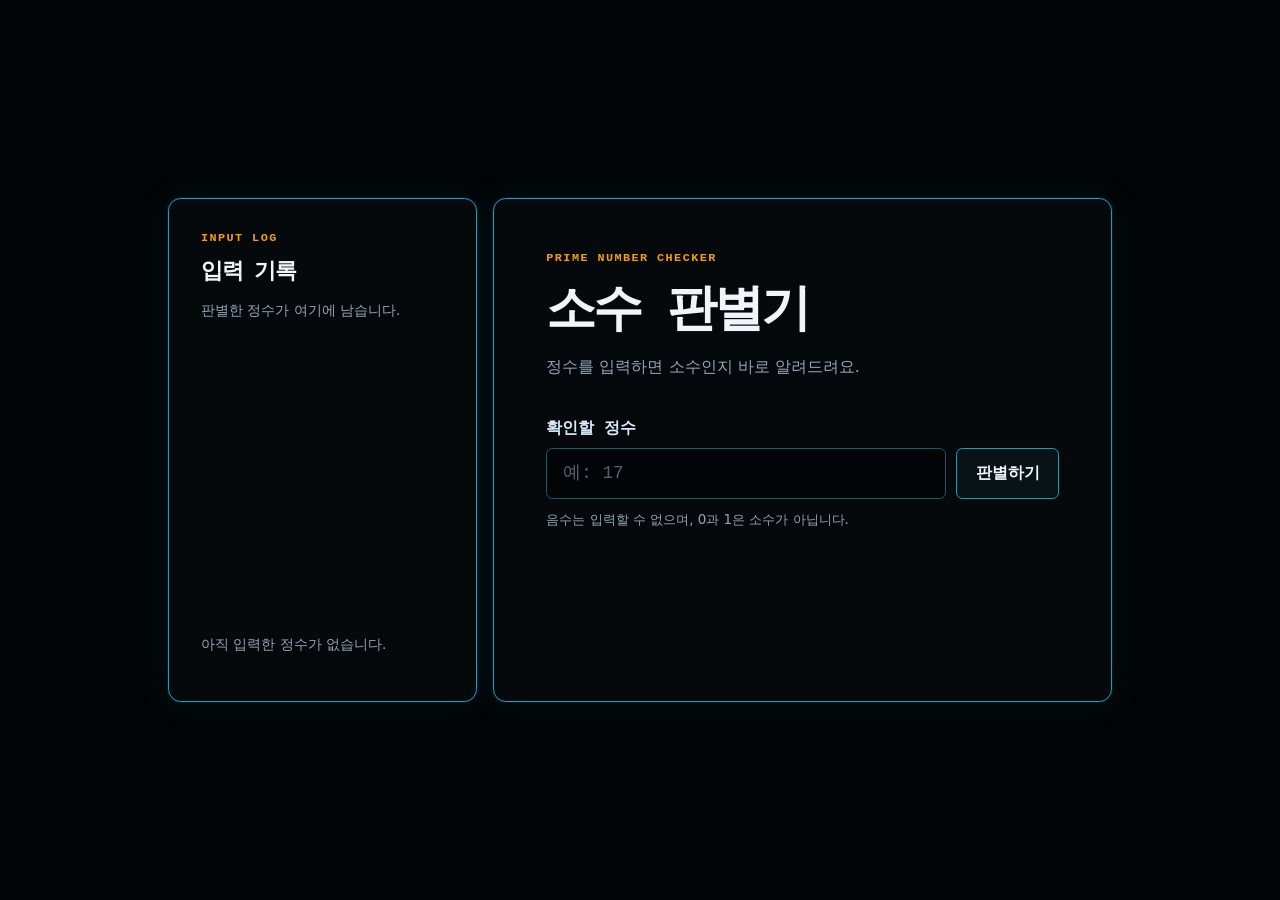
<file: index.html>
<!doctype html>
<html lang="ko">
  <head>
    <meta charset="UTF-8" />
    <meta name="viewport" content="width=device-width, initial-scale=1.0" />
    <meta name="description" content="정수를 입력하면 소수인지 바로 확인할 수 있는 앱입니다." />
    <title>소수 판별기</title>
    <link rel="stylesheet" href="styles.css" />
  </head>
  <body>
    <div class="app-layout">
      <aside class="history-card" aria-labelledby="history-title">
        <p class="panel-label">INPUT LOG</p>
        <h2 id="history-title">입력 기록</h2>
        <p class="history-help">판별한 정수가 여기에 남습니다.</p>
        <ol id="history-list" class="history-list"></ol>
        <p id="history-empty" class="history-empty">아직 입력한 정수가 없습니다.</p>
      </aside>

      <main class="prime-card">
        <p class="eyebrow">Prime number checker</p>
        <h1>소수 판별기</h1>
        <p class="intro">정수를 입력하면 소수인지 바로 알려드려요.</p>
        <form id="prime-form" novalidate>
          <label for="number-input">확인할 정수</label>
          <div class="input-row">
            <input id="number-input" name="number" type="text" inputmode="numeric" autocomplete="off" placeholder="예: 17" aria-describedby="input-hint" />
            <button type="submit">판별하기</button>
          </div>
          <p id="input-hint" class="hint">음수는 입력할 수 없으며, 0과 1은 소수가 아닙니다.</p>
        </form>
        <section id="result" class="result" aria-live="polite" hidden>
          <span id="result-icon" class="result-icon" aria-hidden="true"></span>
          <div>
            <p id="result-text"></p>
            <p id="factor-text" class="factor-text" hidden></p>
          </div>
        </section>
      </main>
    </div>
    <script>
      const form = document.querySelector("#prime-form");
      const input = document.querySelector("#number-input");
      const result = document.querySelector("#result");
      const resultIcon = document.querySelector("#result-icon");
      const resultText = document.querySelector("#result-text");
      const factorText = document.querySelector("#factor-text");
      const historyList = document.querySelector("#history-list");
      const historyEmpty = document.querySelector("#history-empty");
      let history = [];

      function renderHistory() {
        historyList.replaceChildren();
        historyEmpty.hidden = history.length > 0;
        history.forEach((record) => {
          const item = document.createElement("li");
          const historyButton = document.createElement("button");
          historyButton.type = "button";
          historyButton.className = record.kind === "prime" ? "history-prime" : "";
          historyButton.textContent = record.factorization
            ? `${record.value} = ${formatFactorization(record.factorization)}`
            : record.value;
          historyButton.addEventListener("click", () => {
            input.value = record.value;
            input.focus();
          });
          item.append(historyButton);
          historyList.append(item);
        });
      }

      function saveHistory(value) {
        history = [buildHistoryRecord(value), ...history].slice(0, 12);
        renderHistory();
      }
      function isPrime(number) {
        if (number < 2) return false;
        if (number === 2) return true;
        if (number % 2 === 0) return false;
        for (let divisor = 3; divisor * divisor <= number; divisor += 2) if (number % divisor === 0) return false;
        return true;
      }
      function primeFactors(number) {
        const factors = [];
        let remaining = number;

        for (let divisor = 2; divisor * divisor <= remaining; divisor += divisor === 2 ? 1 : 2) {
          while (remaining % divisor === 0) {
            factors.push(divisor);
            remaining /= divisor;
          }
        }
        if (remaining > 1) factors.push(remaining);
        return factors;
      }
      function formatFactorization(factors) {
        const superscripts = ["⁰", "¹", "²", "³", "⁴", "⁵", "⁶", "⁷", "⁸", "⁹"];
        const groups = [];

        factors.forEach((factor) => {
          const lastGroup = groups[groups.length - 1];
          if (lastGroup && lastGroup.factor === factor) lastGroup.count += 1;
          else groups.push({ factor, count: 1 });
        });

        return groups.map(({ factor, count }) => {
          const exponent = count > 1 ? String(count).split("").map((digit) => superscripts[digit]).join("") : "";
          return `${factor}${exponent}`;
        }).join(" × ");
      }
      function buildHistoryRecord(value) {
        const number = Number(value);
        if (isPrime(number)) return { value, kind: "prime" };

        const factors = primeFactors(number);
        if (factors.length) return { value, kind: "composite", factorization: factors };
        return { value, kind: "non-factorable" };
      }
      function uniquePrimeFactors(number) {
        const factors = [];
        let remaining = Math.abs(number);

        for (let divisor = 2; divisor * divisor <= remaining; divisor += divisor === 2 ? 1 : 2) {
          if (remaining % divisor !== 0) continue;
          factors.push(divisor);
          while (remaining % divisor === 0) remaining /= divisor;
        }
        if (remaining > 1) factors.push(remaining);
        return factors;
      }
      function showResult(message, type, icon, details = "") {
        result.hidden = false;
        result.className = `result ${type}`;
        resultIcon.textContent = icon;
        resultText.textContent = message;
        factorText.hidden = !details;
        factorText.textContent = details;
      }
      form.addEventListener("submit", (event) => {
        event.preventDefault();
        const value = input.value.trim();
        if (!value) {
          result.hidden = true;
          input.focus();
          return;
        }
        if (!/^[+-]?\d+$/.test(value)) {
          showResult("정수만 입력해 주세요.", "warning", "!");
          input.focus();
          return;
        }
        const number = Number(value);
        if (!Number.isSafeInteger(number)) {
          showResult("안전하게 계산할 수 있는 범위의 정수를 입력해 주세요.", "warning", "!");
          return;
        }
        if (number < 0) {
          showResult("자연수만 입력해 주세요.", "warning", "!");
          input.focus();
          return;
        }
        saveHistory(value);
        const prime = isPrime(number);
        if (prime) {
          showResult(`${number.toLocaleString("ko-KR")}은(는) 소수입니다!`, "prime", "✓");
          return;
        }

        const factors = uniquePrimeFactors(number);
        let details = "";
        if (factors.length) {
          const baseNumber = Math.abs(number).toLocaleString("ko-KR");
          details = `${baseNumber}의 서로 다른 소인수: ${factors.map((factor) => factor.toLocaleString("ko-KR")).join(", ")}`;
        } else if (number === 0) {
          details = "0은 소인수분해할 수 없습니다.";
        } else {
          details = "1과 -1에는 소인수가 없습니다.";
        }
        showResult(`${number.toLocaleString("ko-KR")}은(는) 소수가 아닙니다.`, "not-prime", "×", details);
      });
      input.addEventListener("input", () => { result.hidden = true; });
      renderHistory();
    </script>
  </body>
</html>
</file>
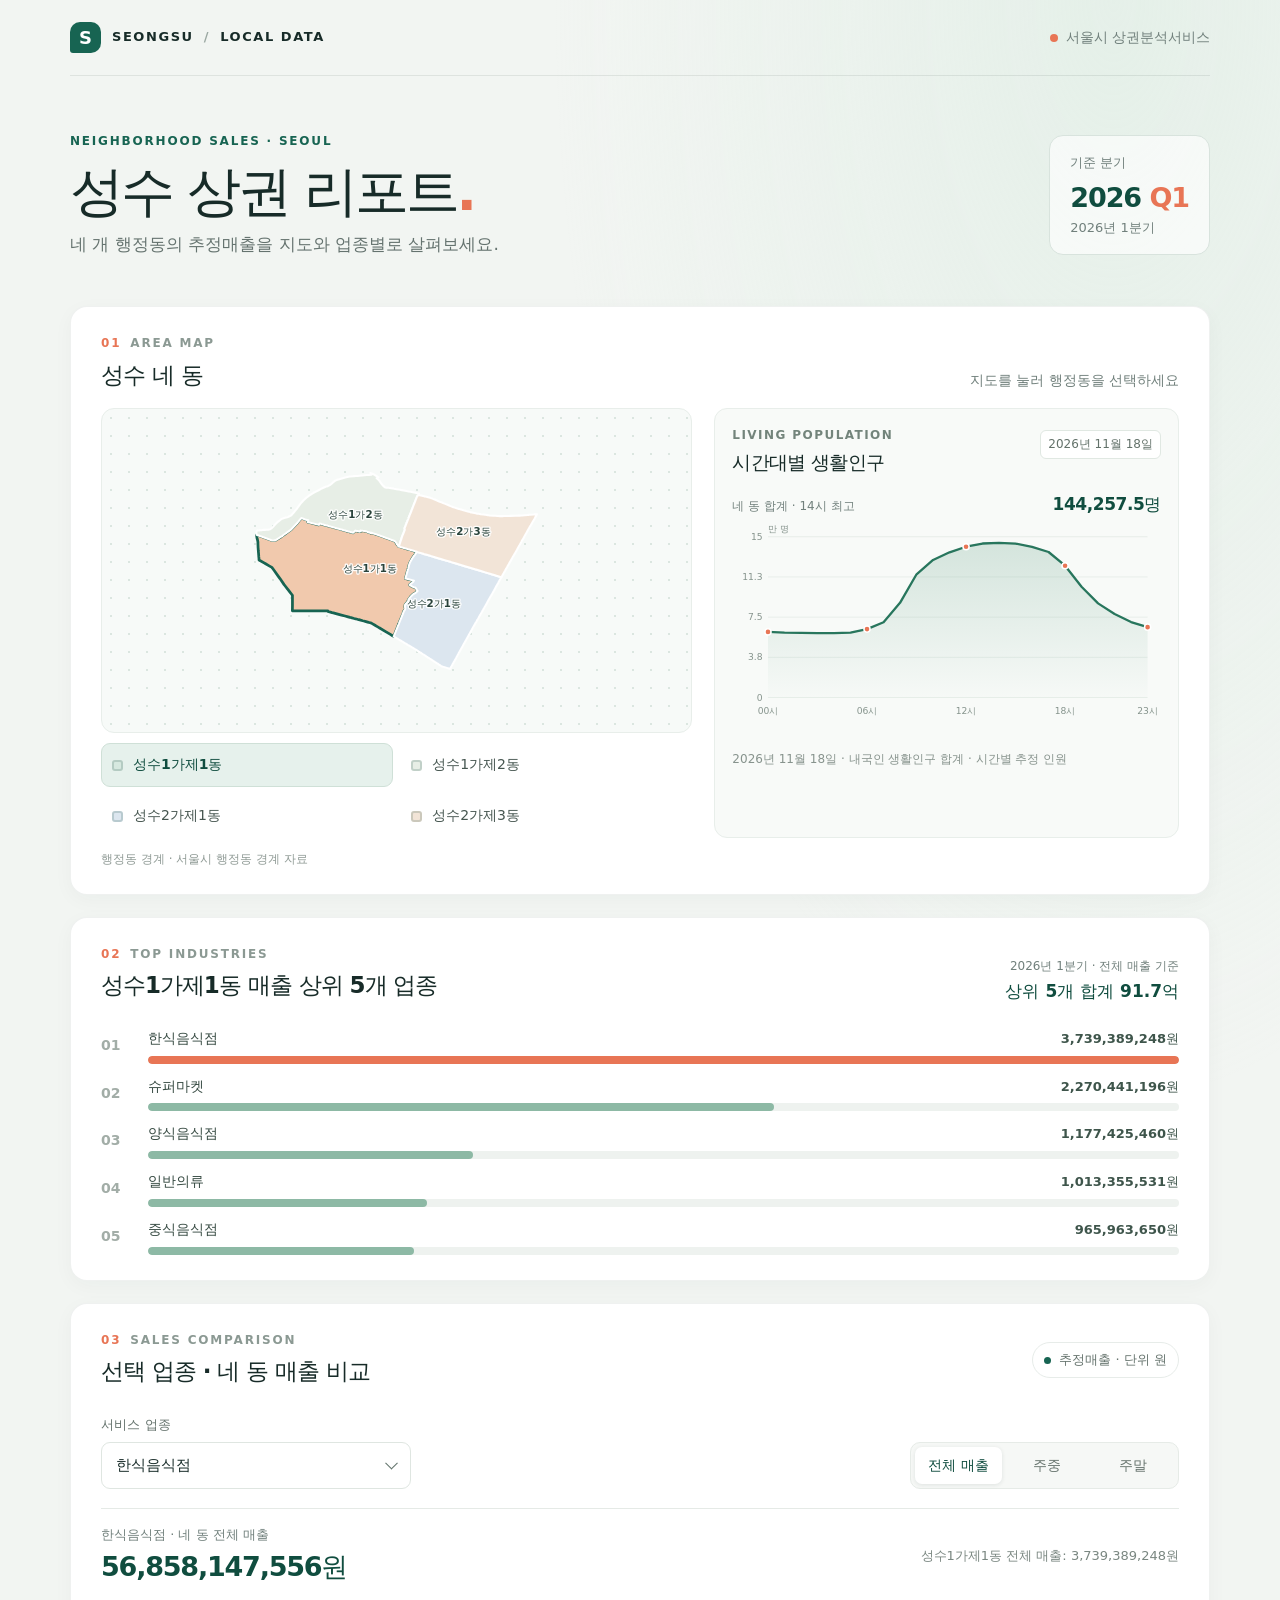
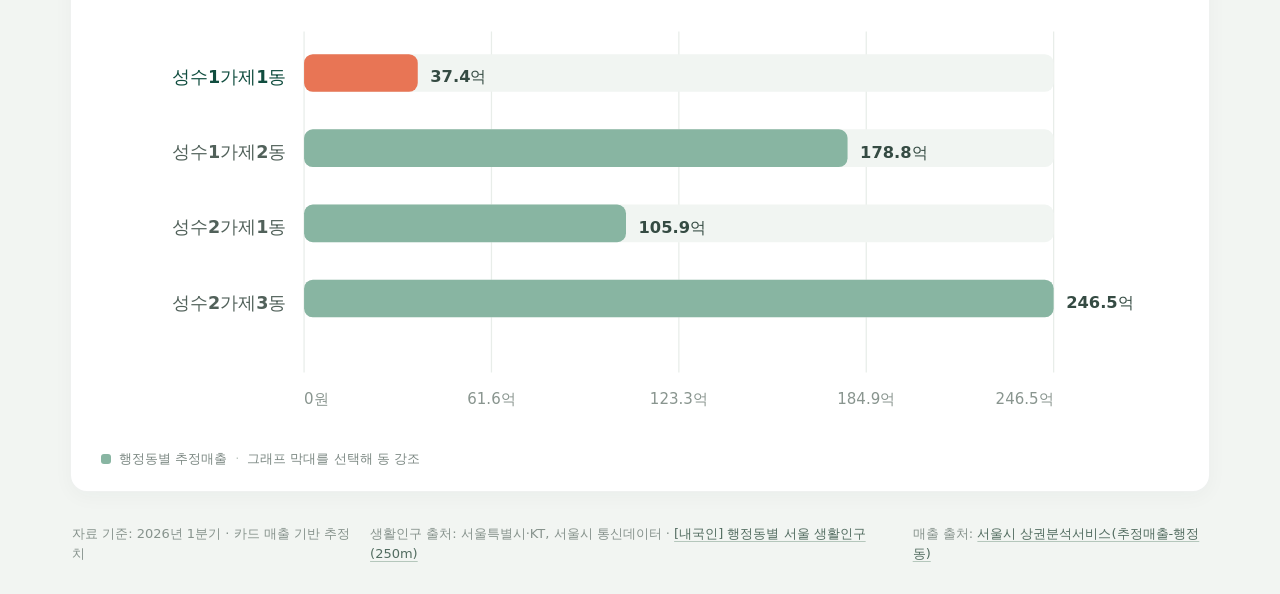
<file: seongsu/index.html>
<!doctype html>
<html lang="ko">
  <head>
    <meta charset="utf-8">
    <meta name="viewport" content="width=device-width, initial-scale=1">
    <meta name="theme-color" content="#f3f5f2">
    <meta name="description" content="서울시 상권분석서비스 추정매출로 보는 성수 네 행정동 상권">
    <title>성수 상권 리포트 · 2026 1분기</title>
    <link rel="stylesheet" href="styles.css">
    <script src="app.js" defer></script>
  </head>
  <body>
    <main class="page-shell">
      <header class="site-header">
        <a class="brand" href="#top" aria-label="성수 상권 리포트 처음으로">
          <span class="brand-mark" aria-hidden="true">S</span>
          <span>SEONGSU <span class="brand-divider">/</span> LOCAL DATA</span>
        </a>
        <div class="header-meta"><span class="live-dot" aria-hidden="true"></span> 서울시 상권분석서비스</div>
      </header>

      <section class="intro" id="top">
        <div>
          <p class="eyebrow">NEIGHBORHOOD SALES · SEOUL</p>
          <h1>성수 상권 리포트<span class="title-period">.</span></h1>
          <p class="intro-copy">네 개 행정동의 추정매출을 지도와 업종별로 살펴보세요.</p>
        </div>
        <div class="quarter-stamp">
          <span class="stamp-label">기준 분기</span>
          <strong>2026 <span>Q1</span></strong>
          <span class="stamp-caption">2026년 1분기</span>
        </div>
      </section>

      <section class="panel map-panel" aria-labelledby="map-title">
        <div class="panel-heading">
          <div>
            <p class="section-kicker">01 <span>AREA MAP</span></p>
            <h2 id="map-title">성수 네 동</h2>
          </div>
          <p class="panel-hint">지도를 눌러 행정동을 선택하세요</p>
        </div>
        <div class="map-layout">
          <div class="map-column">
            <div class="map-frame" id="map-frame">
              <div class="map-loading" id="map-loading">행정동 경계를 불러오는 중</div>
              <svg id="neighborhood-map" class="neighborhood-map" role="group" aria-label="성수 네 행정동 경계 지도" viewBox="0 0 860 350" hidden></svg>
            </div>
            <div class="area-list" id="area-list" aria-label="행정동 목록"></div>
          </div>
          <aside class="population-panel" aria-labelledby="population-title">
            <div class="population-heading">
              <div>
                <p class="population-kicker">LIVING POPULATION</p>
                <h3 id="population-title">시간대별 생활인구</h3>
              </div>
              <span class="population-date" id="population-date">자료 확인 중</span>
            </div>
            <div class="population-stat">
              <span id="population-stat-label">선택 동 · 하루 최대</span>
              <strong id="population-stat-value">—</strong>
            </div>
            <div class="population-chart-wrap">
              <svg id="population-chart" class="population-chart" role="img" aria-label="성수 네 행정동의 시간대별 생활인구 추이" viewBox="0 0 560 285"></svg>
            </div>
            <div class="population-legend" id="population-legend" aria-label="행정동 범례"></div>
            <p class="population-note" id="population-note">내국인 생활인구 합계 · 시간별 추정 인원</p>
          </aside>
        </div>
        <p class="map-credit">행정동 경계 · 서울시 행정동 경계 자료</p>
      </section>

      <section class="panel top-industries-panel" aria-labelledby="top-industries-title">
        <div class="panel-heading">
          <div>
            <p class="section-kicker">02 <span>TOP INDUSTRIES</span></p>
            <h2 id="top-industries-title"><span id="top-area-name">성수1가제1동</span> 매출 상위 5개 업종</h2>
          </div>
          <div class="top5-meta">
            <span id="top5-period">2026년 1분기 · 전체 매출 기준</span>
            <strong id="top5-total">—</strong>
          </div>
        </div>
        <div class="top-industry-list" id="top-industry-list" aria-live="polite"></div>
      </section>

      <section class="panel chart-panel" aria-labelledby="chart-title">
        <div class="panel-heading chart-heading">
          <div>
            <p class="section-kicker">03 <span>SALES COMPARISON</span></p>
            <h2 id="chart-title">선택 업종 · 네 동 매출 비교</h2>
          </div>
          <div class="data-badge"><span class="badge-dot"></span> 추정매출 · 단위 원</div>
        </div>

        <div class="control-row">
          <label class="industry-control" for="industry-select">
            <span>서비스 업종</span>
            <span class="select-wrap">
              <select id="industry-select" aria-label="서비스 업종 선택"></select>
            </span>
          </label>
          <div class="metric-tabs" role="tablist" aria-label="매출 구분">
            <button class="metric-tab is-active" type="button" role="tab" aria-selected="true" data-metric="total">전체 매출</button>
            <button class="metric-tab" type="button" role="tab" aria-selected="false" data-metric="weekday">주중</button>
            <button class="metric-tab" type="button" role="tab" aria-selected="false" data-metric="weekend">주말</button>
          </div>
        </div>

        <div class="chart-summary" aria-live="polite">
          <div>
            <p class="summary-label" id="summary-label">선택 업종 · 네 동 합계</p>
            <p class="summary-value" id="summary-value">—</p>
          </div>
          <p class="summary-caption" id="summary-caption">업종을 선택하면 행정동별 매출을 비교합니다.</p>
        </div>

        <div class="chart-scroll" id="chart-scroll">
          <svg id="sales-chart" class="sales-chart" role="img" aria-label="선택한 업종의 행정동별 추정매출 그래프" viewBox="0 0 860 350"></svg>
        </div>
        <div class="chart-legend"><span class="legend-swatch"></span> 행정동별 추정매출 <span class="legend-separator">·</span> 그래프 막대를 선택해 동 강조</div>
      </section>

      <footer class="site-footer">
        <p>자료 기준: 2026년 1분기 · 카드 매출 기반 추정치</p>
        <p>생활인구 출처: 서울특별시·KT, 서울시 통신데이터 · <a href="https://data.seoul.go.kr/dataList/OA-23016/S/1/datasetView.do" target="_blank" rel="noreferrer">[내국인] 행정동별 서울 생활인구(250m)</a></p>
        <p>매출 출처: <a href="https://data.seoul.go.kr/dataList/OA-22175/S/1/datasetView.do" target="_blank" rel="noreferrer">서울시 상권분석서비스(추정매출-행정동)</a></p>
      </footer>
    </main>
  </body>
</html>
</file>
<file: styles.css>
:root {
  --page: #020507;
  --panel: #05090c;
  --panel-alt: #0a1014;
  --ink: #f1f5f9;
  --muted: #94a3b8;
  --line: #1e9bc0;
  --line-soft: #155b70;
  --orange: #f59e0b;
  --green: #4ade80;
  --red: #fb7185;
  --yellow: #fbbf24;
}

* { box-sizing: border-box; }

body {
  min-height: 100vh;
  margin: 0;
  display: grid;
  place-items: center;
  padding: clamp(1rem, 4vw, 3rem);
  color: var(--ink);
  font-family: "SFMono-Regular", Consolas, "Liberation Mono", monospace;
  background: var(--page);
}

.app-layout {
  width: min(100%, 59rem);
  display: grid;
  grid-template-columns: 1fr 2fr;
  align-items: stretch;
  gap: 1rem;
}

.history-card,
.prime-card {
  min-height: 31.5rem;
  border: 1px solid var(--line);
  border-radius: .8rem;
  background: var(--panel);
  box-shadow: 0 0 0 1px rgb(30 155 192 / 12%), 0 0 2.5rem rgb(30 155 192 / 7%);
}

.history-card { padding: clamp(1.2rem, 4vw, 2rem); }
.prime-card { padding: clamp(1.8rem, 5vw, 3.25rem); }

.panel-label,
.eyebrow {
  margin: 0 0 .65rem;
  color: var(--orange);
  font-size: .74rem;
  font-weight: 800;
  letter-spacing: .12em;
  text-transform: uppercase;
}

h1,
h2 { margin: 0; letter-spacing: -.06em; }
h1 { font-size: clamp(2rem, 6vw, 3.1rem); }
h2 { font-size: 1.4rem; }
.intro { margin: .9rem 0 2.5rem; color: var(--muted); font-family: Pretendard, "Apple SD Gothic Neo", "Noto Sans KR", system-ui, sans-serif; font-size: 1rem; }
.history-help,
.history-empty { color: var(--muted); font-family: Pretendard, "Apple SD Gothic Neo", "Noto Sans KR", system-ui, sans-serif; font-size: .85rem; line-height: 1.6; }
.history-help { margin: .85rem 0 1.35rem; }
.history-empty { margin-top: 1.2rem; }

label { display: block; margin-bottom: .55rem; color: #dbeafe; font-weight: 700; }
.input-row { display: flex; gap: .65rem; }
input {
  min-width: 0;
  flex: 1;
  border: 1px solid var(--line-soft);
  border-radius: .4rem;
  padding: .9rem 1rem;
  color: var(--ink);
  background: #020507;
  font: inherit;
  font-size: 1.1rem;
  outline: none;
}
input::placeholder { color: #536273; }
input:focus { border-color: var(--orange); box-shadow: 0 0 0 2px rgb(245 158 11 / 22%); }
button {
  border: 1px solid var(--line);
  border-radius: .4rem;
  padding: .9rem 1.15rem;
  color: var(--ink);
  background: #071317;
  cursor: pointer;
  font: inherit;
  font-weight: 700;
}
button:hover { border-color: var(--orange); color: var(--orange); }
.hint { margin: .7rem 0 0; color: var(--muted); font-family: Pretendard, "Apple SD Gothic Neo", "Noto Sans KR", system-ui, sans-serif; font-size: .84rem; }

.history-card { height: 31.5rem; display: flex; flex-direction: column; overflow: hidden; }
.history-list { display: grid; flex: 1; align-content: start; gap: .55rem; margin: 0; padding: 0 .25rem 0 0; overflow-y: auto; list-style: none; scrollbar-color: var(--line-soft) var(--panel); }
.history-list button { width: 100%; padding: .75rem .85rem; border-color: #173c49; text-align: left; }
.history-list .history-prime { border-color: var(--green); color: var(--green); }

.result { display: flex; align-items: flex-start; gap: .75rem; margin-top: 1.75rem; padding: 1rem 1.1rem; border: 1px solid currentColor; border-radius: .45rem; font-family: Pretendard, "Apple SD Gothic Neo", "Noto Sans KR", system-ui, sans-serif; font-weight: 700; }
.result[hidden] { display: none !important; }
.result p { margin: 0; }
.result-icon { display: grid; width: 1.65rem; height: 1.65rem; flex: 0 0 auto; place-items: center; border-radius: .2rem; color: var(--page); }
.factor-text { margin-top: .35rem !important; font-size: .9rem; font-weight: 600; opacity: .88; }
.prime { color: var(--green); background: rgb(74 222 128 / 8%); }.prime .result-icon { background: var(--green); }
.not-prime { color: var(--red); background: rgb(251 113 133 / 8%); }.not-prime .result-icon { background: var(--red); }
.warning { color: var(--yellow); background: rgb(251 191 36 / 8%); }.warning .result-icon { background: var(--yellow); }

@media (max-width: 44rem) {
  .app-layout { grid-template-columns: 1fr; }
  .history-card,
  .prime-card { min-height: auto; }
  .history-card { height: auto; }
  .history-list { max-height: 17rem; }
}

@media (max-width: 28rem) {
  .input-row { flex-direction: column; }
  button { width: 100%; }
}
</file>
<file: seongsu/styles.css>
:root {
  color-scheme: light;
  --ink: #172b28;
  --muted: #71807c;
  --line: #e5eae6;
  --paper: #ffffff;
  --canvas: #f2f5f2;
  --green: #176452;
  --green-dark: #104d3f;
  --green-soft: #e6f1ec;
  --orange: #e87555;
  --orange-soft: #fff0e9;
  --blue-soft: #eaf0f4;
  font-family: Inter, "Pretendard", "Apple SD Gothic Neo", "Noto Sans KR", system-ui, sans-serif;
  font-synthesis: none;
  text-rendering: optimizeLegibility;
}

* { box-sizing: border-box; }

html { min-width: 320px; background: var(--canvas); scroll-behavior: smooth; }

body {
  margin: 0;
  color: var(--ink);
  background:
    radial-gradient(ellipse at 87% 0%, rgba(217, 235, 224, .52), transparent 35rem),
    var(--canvas);
  font-size: 16px;
  line-height: 1.55;
}

button, select { font: inherit; }
button:focus-visible, select:focus-visible, a:focus-visible, .map-area:focus-visible { outline: 3px solid #ef946e; outline-offset: 3px; }

.page-shell { width: min(1140px, calc(100% - 48px)); margin: 0 auto; }

.site-header {
  height: 76px;
  display: flex;
  align-items: center;
  justify-content: space-between;
  border-bottom: 1px solid rgba(23, 43, 40, .09);
}

.brand { display: inline-flex; align-items: center; gap: 11px; color: var(--ink); font-size: 13px; font-weight: 800; letter-spacing: .12em; text-decoration: none; }
.brand-mark { display: grid; width: 31px; height: 31px; place-items: center; color: #fff; background: var(--green); border-radius: 10px 10px 10px 3px; font-size: 18px; font-weight: 700; letter-spacing: 0; }
.brand-divider { padding: 0 4px; color: #9ba8a2; }
.header-meta { display: flex; align-items: center; gap: 8px; color: var(--muted); font-size: 14px; }
.live-dot, .badge-dot { width: 8px; height: 8px; border-radius: 50%; background: var(--orange); }

.intro { min-height: 230px; padding: 51px 0 43px; display: flex; justify-content: space-between; align-items: center; gap: 24px; }
.eyebrow, .section-kicker { margin: 0; color: var(--green); font-size: 12px; font-weight: 800; letter-spacing: .15em; }
h1 { margin: 10px 0 8px; color: var(--ink); font-size: clamp(36px, 5vw, 54px); line-height: 1.15; letter-spacing: -.06em; }
.title-period { color: var(--orange); }
.intro-copy { margin: 0; color: #65736f; font-size: 17px; }
.quarter-stamp { min-width: 156px; padding: 17px 20px 15px; border: 1px solid #d8e3dd; border-radius: 14px; background: rgba(255,255,255,.65); display: flex; flex-direction: column; }
.stamp-label, .stamp-caption { color: var(--muted); font-size: 13px; }
.quarter-stamp strong { margin: 3px 0 0; color: var(--green-dark); font-size: 27px; letter-spacing: -.04em; }
.quarter-stamp strong span { color: var(--orange); }

.panel { margin-bottom: 22px; padding: 27px 30px 25px; border: 1px solid rgba(31, 57, 49, .07); border-radius: 17px; background: var(--paper); box-shadow: 0 5px 20px rgba(32, 60, 50, .035); }
.panel-heading { display: flex; align-items: flex-end; justify-content: space-between; gap: 20px; }
.section-kicker { display: flex; align-items: center; gap: 9px; color: var(--orange); }
.section-kicker span { color: #8b9993; }
h2 { margin: 5px 0 0; font-size: 23px; letter-spacing: -.045em; }
.panel-hint { margin: 0 0 2px; color: var(--muted); font-size: 14px; }
.map-layout { display: grid; grid-template-columns: minmax(0, 1.12fr) minmax(350px, .88fr); gap: 22px; align-items: stretch; margin-top: 15px; }
.map-column { min-width: 0; }
.map-frame { min-height: 325px; display: grid; place-items: center; overflow: hidden; border: 1px solid #e8eeea; border-radius: 13px; background-color: #f7faf8; background-image: radial-gradient(#dbe6e0 1px, transparent 1px); background-size: 18px 18px; }
.neighborhood-map { display: block; width: 100%; height: auto; max-height: 350px; }
.map-loading { color: var(--muted); font-size: 14px; }
.map-area { cursor: pointer; transition: fill .18s ease, stroke .18s ease, opacity .18s ease; }
.map-area:hover { filter: brightness(.96); }
.map-label { fill: #29433b; font-size: 15px; font-weight: 750; paint-order: stroke; stroke: rgba(255,255,255,.94); stroke-width: 4px; stroke-linejoin: round; pointer-events: none; }
.map-label.is-small { font-size: 13px; }
.area-list { display: grid; grid-template-columns: repeat(2, minmax(0, 1fr)); gap: 7px; margin-top: 10px; }
.area-button { width: 100%; min-height: 44px; display: flex; align-items: center; gap: 10px; padding: 8px 10px; border: 1px solid transparent; border-radius: 9px; color: #465650; background: transparent; text-align: left; cursor: pointer; font-size: 14px; transition: background .15s ease, border-color .15s ease; }
.area-button:hover { background: #f5f8f6; }
.area-button.is-selected { border-color: #cfe0d7; background: var(--green-soft); color: var(--green-dark); font-weight: 750; }
.area-swatch { width: 11px; height: 11px; flex: 0 0 auto; border: 2px solid rgba(27,76,61,.18); border-radius: 3px; }
.population-panel { min-width: 0; padding: 17px 17px 13px; border: 1px solid #e8eeea; border-radius: 13px; background: #f8faf8; }
.population-heading { display: flex; align-items: flex-start; justify-content: space-between; gap: 12px; }
.population-kicker { margin: 0; color: #73847b; font-size: 12px; font-weight: 800; letter-spacing: .12em; }
.population-heading h3 { margin: 3px 0 0; color: var(--ink); font-size: 19px; letter-spacing: -.04em; }
.population-date { margin-top: 4px; padding: 4px 7px; border: 1px solid #e0e8e2; border-radius: 6px; color: #63726a; background: #fff; font-size: 12px; white-space: nowrap; }
.population-stat { display: flex; align-items: baseline; justify-content: space-between; gap: 8px; margin: 14px 0 0; }
.population-stat span { color: var(--muted); font-size: 12px; }
.population-stat strong { color: var(--green-dark); font-size: 17px; letter-spacing: -.025em; }
.population-chart-wrap { width: 100%; overflow: hidden; margin-top: 5px; }
.population-chart { display: block; width: 100%; height: auto; overflow: visible; }
.population-axis { stroke: #e3eae5; stroke-width: 1; }
.population-axis-label { fill: #84928b; font-size: 12px; }
.population-line { fill: none; stroke-width: 1.7; stroke-linecap: round; stroke-linejoin: round; opacity: .66; transition: opacity .16s ease, stroke-width .16s ease; }
.population-line.is-selected { stroke-width: 3.5; opacity: 1; }
.population-point { stroke: #fff; stroke-width: 1.5; }
.population-legend { display: flex; flex-wrap: wrap; gap: 5px 9px; margin-top: 1px; }
.population-legend-item { display: inline-flex; align-items: center; gap: 5px; color: #64736b; font-size: 12px; white-space: nowrap; }
.population-legend-swatch { width: 8px; height: 8px; border-radius: 50%; }
.population-note { margin: 8px 0 0; color: #87938d; font-size: 12px; }
.map-credit { margin: 12px 0 0; color: #909b96; font-size: 12px; }

.top5-meta { display: grid; justify-items: end; gap: 2px; color: var(--muted); font-size: 12px; }
.top5-meta strong { color: var(--green-dark); font-size: 17px; }
.top-industry-list { display: grid; gap: 12px; margin-top: 24px; }
.top-industry-row { display: grid; grid-template-columns: 35px minmax(0, 1fr); gap: 12px; align-items: center; }
.top-rank { color: #a2ada7; font-size: 14px; font-weight: 800; font-variant-numeric: tabular-nums; }
.top-industry-content { min-width: 0; }
.top-industry-labels { display: flex; align-items: baseline; justify-content: space-between; gap: 14px; margin-bottom: 6px; }
.top-industry-name { overflow: hidden; color: #364a42; font-size: 14px; font-weight: 700; text-overflow: ellipsis; white-space: nowrap; }
.top-industry-value { flex: 0 0 auto; color: #3e554b; font-size: 13px; font-weight: 750; font-variant-numeric: tabular-nums; }
.top-bar-track { height: 8px; overflow: hidden; border-radius: 99px; background: #eef2ef; }
.top-bar-fill { height: 100%; border-radius: inherit; background: #8db9a5; }
.top-industry-row:first-child .top-bar-fill { background: var(--orange); }
.top-empty { margin: 0; padding: 20px 0; color: var(--muted); }

.chart-panel { padding-bottom: 22px; }
.chart-heading { align-items: center; }
.data-badge { display: inline-flex; align-items: center; gap: 8px; padding: 7px 11px; border: 1px solid #e7ece9; border-radius: 999px; color: #66746e; font-size: 13px; }
.badge-dot { width: 7px; height: 7px; background: var(--green); }
.control-row { display: flex; justify-content: space-between; align-items: flex-end; gap: 22px; margin-top: 25px; padding-bottom: 19px; border-bottom: 1px solid var(--line); }
.industry-control { width: min(310px, 100%); display: grid; gap: 7px; color: #65736d; font-size: 13px; font-weight: 700; }
.select-wrap { position: relative; }
.select-wrap::after { content: ""; position: absolute; top: 50%; right: 15px; width: 8px; height: 8px; border-right: 1.7px solid #61736b; border-bottom: 1.7px solid #61736b; transform: translateY(-70%) rotate(45deg); pointer-events: none; }
select { width: 100%; min-height: 47px; appearance: none; padding: 0 42px 0 14px; border: 1px solid #dfe6e1; border-radius: 9px; color: var(--ink); background: #fff; font-size: 15px; font-weight: 650; cursor: pointer; }
.metric-tabs { display: inline-flex; gap: 4px; padding: 4px; border: 1px solid #e6ebe7; border-radius: 10px; background: #f6f8f6; }
.metric-tab { min-width: 82px; min-height: 37px; padding: 0 13px; border: 0; border-radius: 7px; color: #68756f; background: transparent; cursor: pointer; font-size: 14px; font-weight: 700; transition: color .15s ease, background .15s ease, box-shadow .15s ease; }
.metric-tab.is-active { color: var(--green-dark); background: #fff; box-shadow: 0 1px 4px rgba(23,43,40,.1); }
.chart-summary { min-height: 95px; display: flex; align-items: center; justify-content: space-between; gap: 20px; }
.summary-label { margin: 0 0 1px; color: var(--muted); font-size: 13px; }
.summary-value { margin: 0; color: var(--green-dark); font-size: 27px; font-weight: 780; letter-spacing: -.045em; }
.summary-caption { max-width: 360px; margin: 0; color: #7a8781; font-size: 13px; text-align: right; }
.chart-scroll { width: 100%; overflow-x: auto; overscroll-behavior-inline: contain; }
.sales-chart { display: block; width: 100%; min-width: 650px; height: auto; overflow: visible; }
.axis-line { stroke: #e8ede9; stroke-width: 1; }
.axis-label { fill: #89958f; font-size: 12px; }
.bar-track { fill: #f1f5f2; }
.bar-value { fill: #354b43; font-size: 13px; font-weight: 750; }
.bar-label { fill: #51615a; font-size: 14px; font-weight: 650; }
.bar-label.is-selected { fill: var(--green-dark); font-weight: 800; }
.bar-fill { fill: #88b5a2; cursor: pointer; transition: fill .16s ease; }
.bar-fill.is-selected { fill: var(--orange); }
.chart-legend { display: flex; align-items: center; gap: 8px; margin-top: 6px; color: #7d8984; font-size: 13px; }
.legend-swatch { width: 10px; height: 10px; border-radius: 3px; background: #88b5a2; }
.legend-separator { color: #c0c9c3; }
.empty-chart { fill: #85918b; font-size: 15px; }

.site-footer { display: flex; justify-content: space-between; gap: 16px; padding: 10px 2px 30px; color: #87938d; font-size: 13px; }
.site-footer p { margin: 0; }
.site-footer a { color: #526c60; text-decoration-color: #b5c7bc; text-underline-offset: 3px; }
.site-footer a:hover { color: var(--green-dark); }

@media (max-width: 760px) {
  .page-shell { width: min(100% - 28px, 600px); }
  .site-header { height: 64px; }
  .brand { gap: 8px; font-size: 11px; }
  .brand-mark { width: 28px; height: 28px; }
  .header-meta { font-size: 12px; }
  .intro { min-height: auto; padding: 38px 0 28px; align-items: flex-start; }
  h1 { font-size: clamp(34px, 9vw, 46px); }
  .intro-copy { max-width: 360px; font-size: 15px; }
  .quarter-stamp { min-width: 112px; padding: 12px 13px; }
  .quarter-stamp strong { font-size: 22px; }
  .stamp-label, .stamp-caption { font-size: 12px; }
  .panel { padding: 21px 17px 19px; border-radius: 14px; }
  .map-layout { grid-template-columns: 1fr; gap: 15px; }
  .map-frame { min-height: 250px; }
  .area-list { grid-template-columns: repeat(2, minmax(0, 1fr)); }
  .population-panel { padding: 15px 13px 12px; }
  .population-chart { max-height: 265px; }
  .map-credit { margin-top: 10px; }
  .panel-hint { max-width: 132px; text-align: right; font-size: 12px; }
  .control-row { align-items: stretch; flex-direction: column; gap: 14px; margin-top: 20px; }
  .industry-control { width: 100%; }
  .metric-tabs { width: 100%; }
  .metric-tab { min-width: 0; flex: 1; padding: 0 8px; }
  .chart-heading { align-items: flex-start; }
  .data-badge { padding: 6px 8px; font-size: 12px; white-space: nowrap; }
  .chart-summary { min-height: 88px; align-items: flex-start; flex-direction: column; justify-content: center; gap: 0; }
  .summary-value { font-size: 24px; }
  .summary-caption { text-align: left; }
  .top5-meta { text-align: right; }
  .top5-meta span { max-width: 135px; }
  .top-industry-list { gap: 14px; margin-top: 18px; }
  .site-footer { flex-direction: column; gap: 5px; font-size: 12px; }
}

@media (max-width: 430px) {
  .header-meta { gap: 5px; font-size: 11px; }
  .intro { gap: 12px; }
  .quarter-stamp { min-width: 101px; }
  .map-frame { min-height: 205px; display: block; overflow-x: auto; }
  .neighborhood-map { min-width: 540px; }
  .section-kicker { font-size: 11px; }
  h2 { font-size: 20px; }
}
</file>
